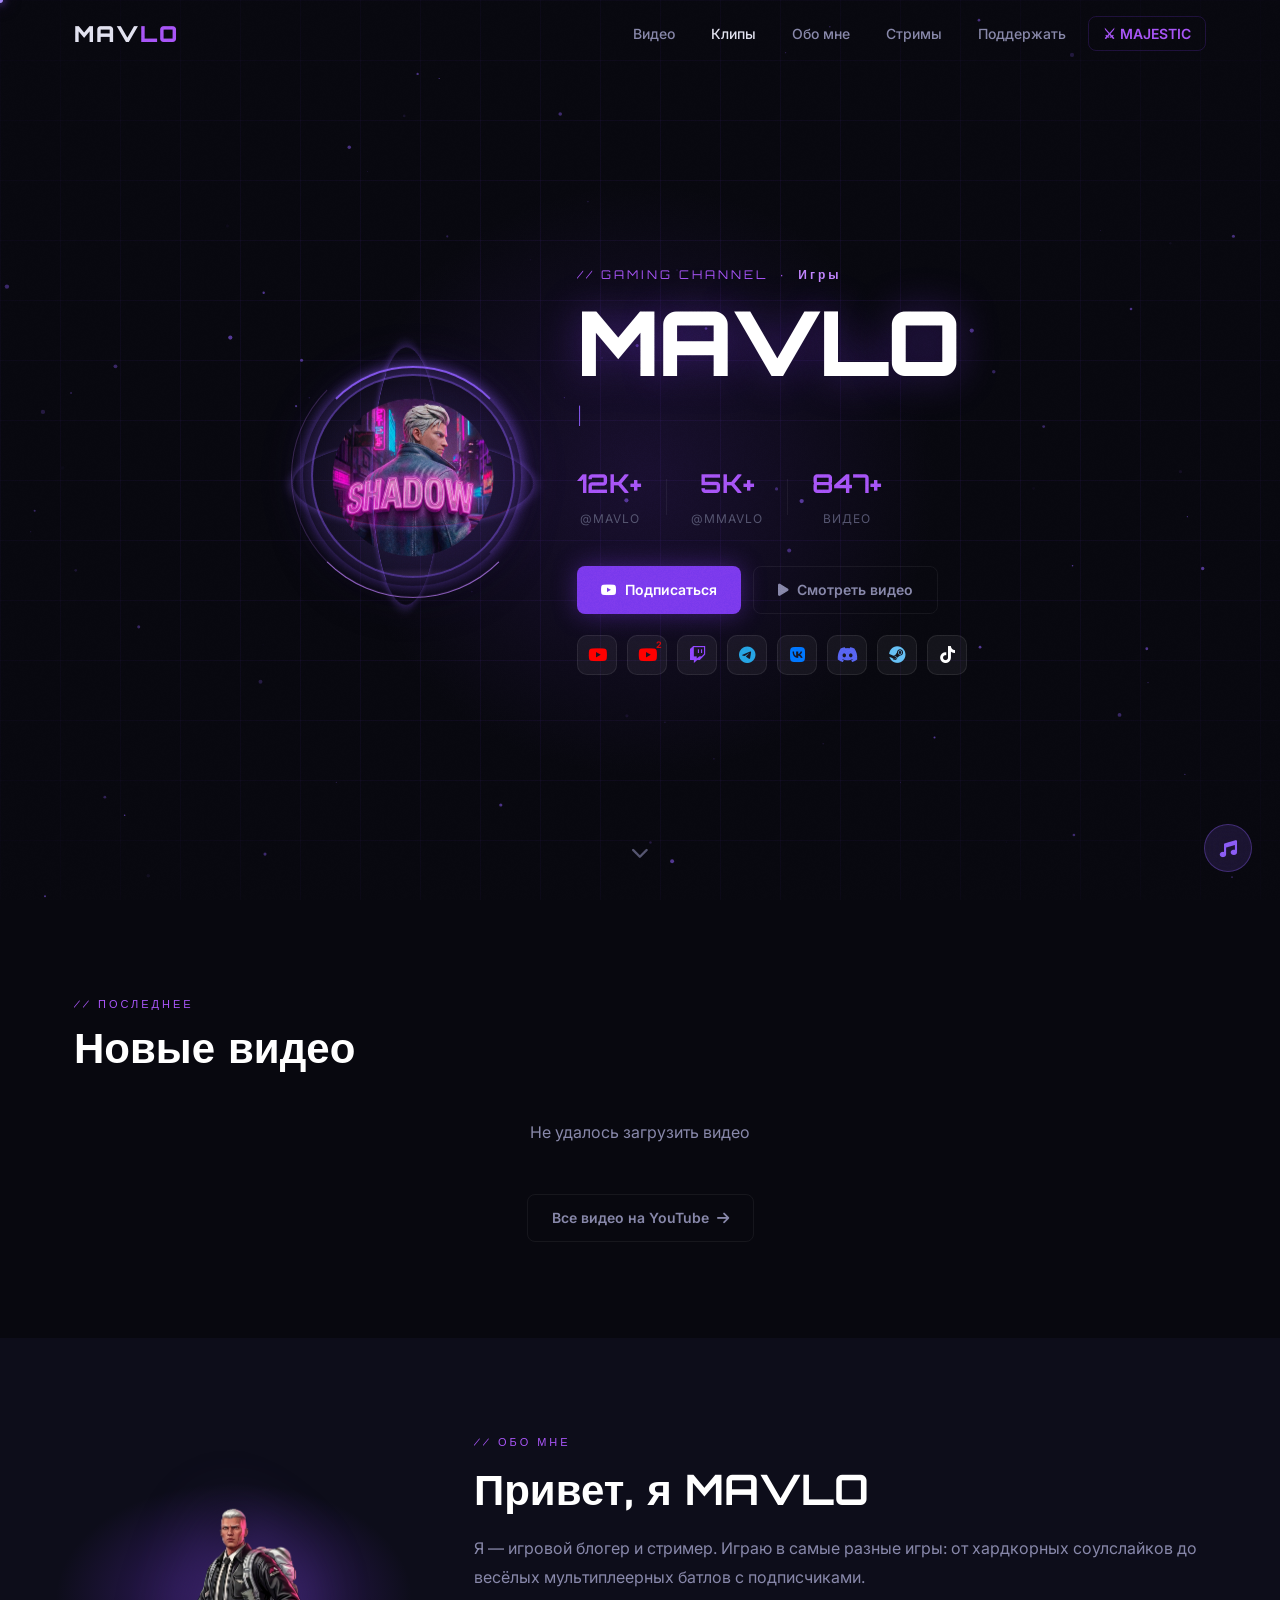
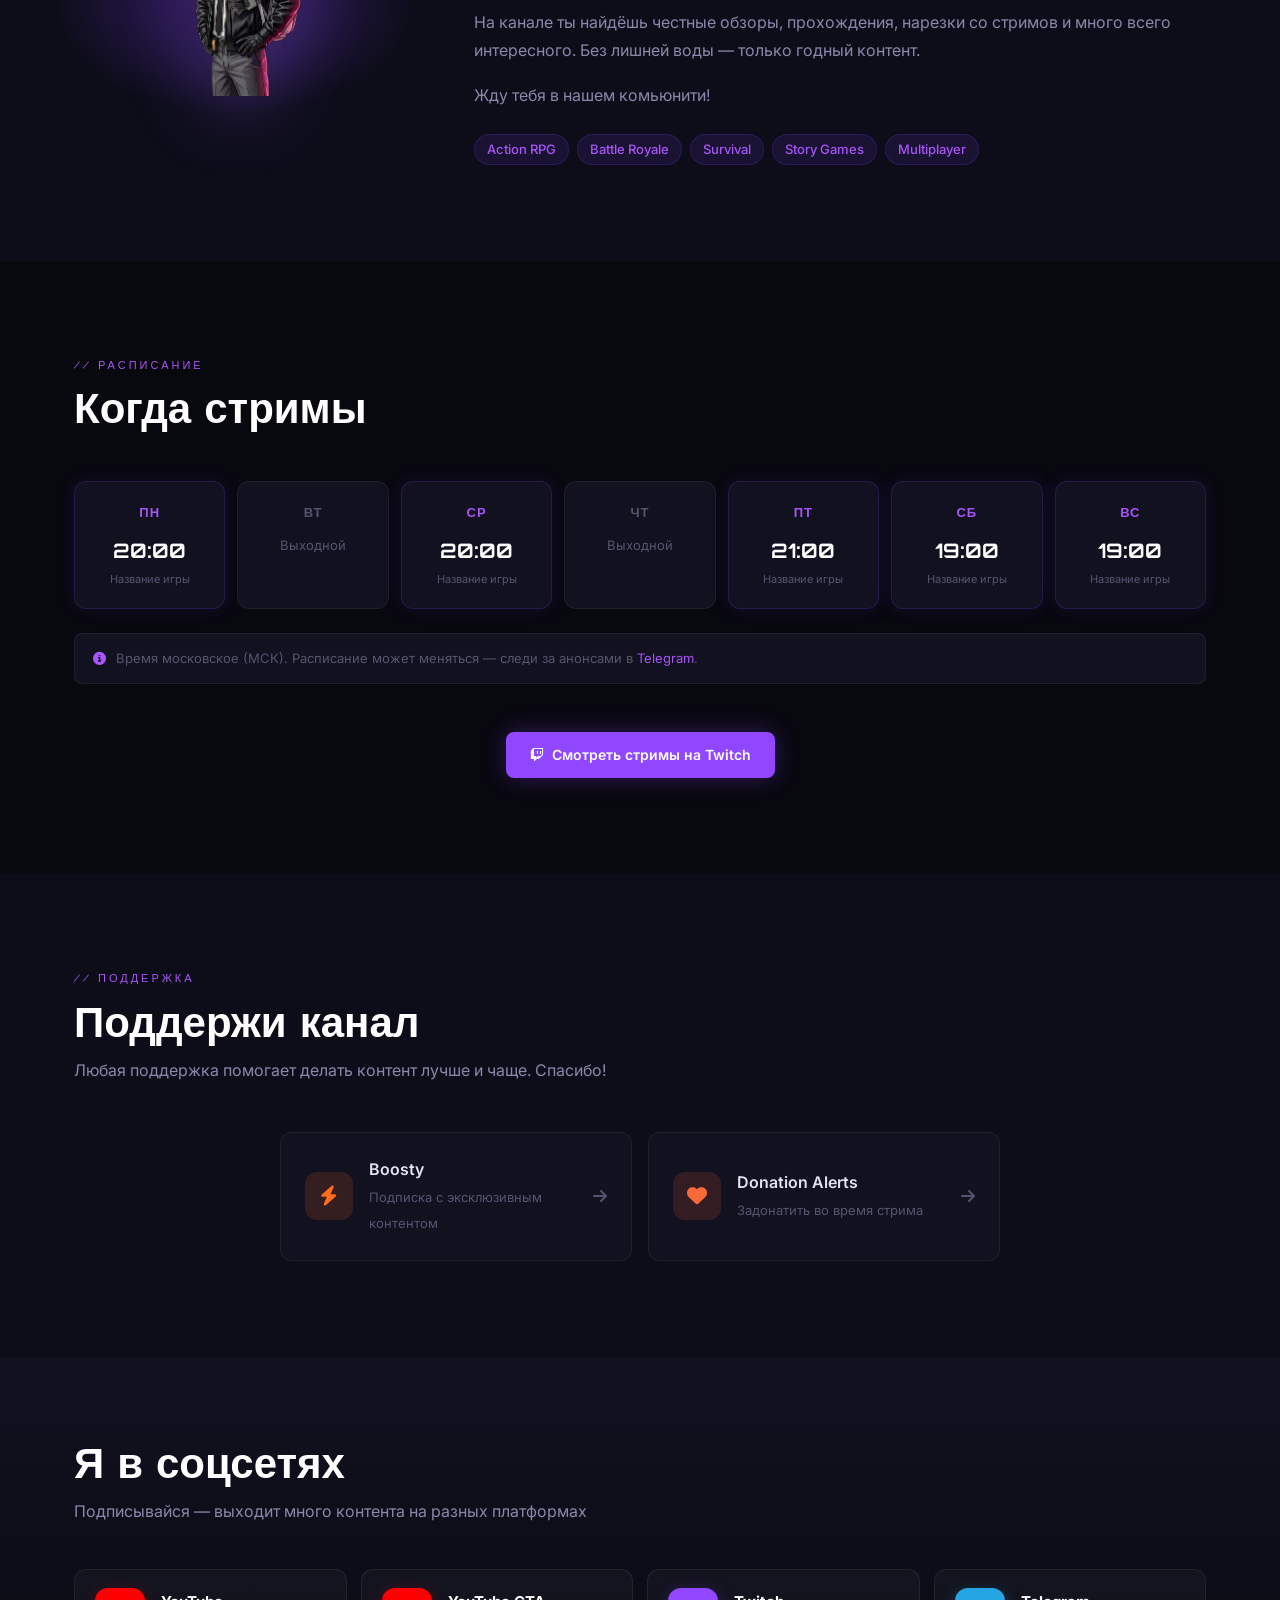
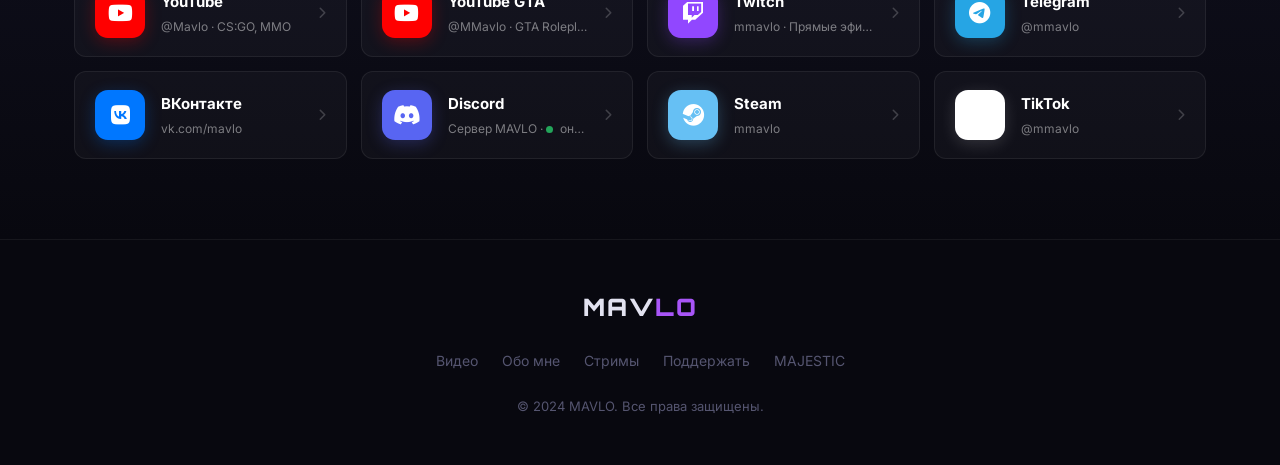
<file: index.html>
<!DOCTYPE html>
<html lang="ru">
<head>
  <meta charset="UTF-8">
  <meta name="viewport" content="width=device-width, initial-scale=1.0">
  <title>MAVLO — Gaming Channel</title>
  <meta name="description" content="Официальный сайт игрового YouTube-канала MAVLO. Видео, стримы, расписание и многое другое.">
  <!-- Favicon -->
  <link rel="icon" type="image/svg+xml" href="data:image/svg+xml,<svg xmlns='http://www.w3.org/2000/svg' viewBox='0 0 100 100'><rect width='100' height='100' rx='18' fill='%238b5cf6'/><text x='50' y='74' font-size='66' font-family='Arial Black,Arial' font-weight='900' fill='white' text-anchor='middle'>M</text></svg>">
  <!-- OG / Social preview -->
  <meta property="og:type" content="website">
  <meta property="og:url" content="https://mavlo.ru/">
  <meta property="og:title" content="MAVLO — Gaming Channel">
  <meta property="og:description" content="Игры, стримы, разборы и настоящие эмоции. Подписывайся — пропустишь самое интересное.">
  <meta property="og:image" content="https://mavlozz.github.io/img/og.png">
  <meta name="twitter:card" content="summary_large_image">
  <meta name="twitter:title" content="MAVLO — Gaming Channel">
  <meta name="twitter:image" content="https://mavlozz.github.io/img/og.png">
  <link rel="preconnect" href="https://fonts.googleapis.com">
  <link rel="preconnect" href="https://fonts.gstatic.com" crossorigin>
  <link href="https://fonts.googleapis.com/css2?family=Orbitron:wght@400;600;700;900&family=Inter:wght@300;400;500;600&display=swap" rel="stylesheet">
  <link rel="stylesheet" href="https://cdnjs.cloudflare.com/ajax/libs/font-awesome/6.5.1/css/all.min.css">
  <link rel="stylesheet" href="css/style.css">
</head>
<body>

  <!-- PRELOADER -->
  <div id="preloader">
    <div class="pl-inner">
      <div class="pl-logo">M<span>AVLO</span></div>
      <div class="pl-tag">// GAMING CHANNEL</div>
      <div class="pl-bar-track"><div class="pl-bar" id="plBar"></div></div>
    </div>
  </div>

  <!-- SCROLL PROGRESS BAR -->
  <div class="scroll-progress" id="scrollProgress"></div>
  <!-- GRAIN OVERLAY -->
  <div class="grain-overlay" id="grainOverlay"></div>
  <!-- CUSTOM CURSOR -->
  <div class="cursor-dot" id="cursorDot"></div>
  <div class="cursor-ring" id="cursorRing"></div>

  <!-- NAVBAR -->
  <nav class="navbar" id="navbar">
    <div class="container nav-container">
      <a href="#" class="logo">MAV<span>LO</span></a>
      <ul class="nav-links" id="navLinks">
        <li><a href="#videos">Видео</a></li>
        <li><a href="#clips">Клипы</a></li>
        <li><a href="#about">Обо мне</a></li>
        <li><a href="#schedule">Стримы <span class="nav-live" id="navLive" style="display:none">LIVE</span></a></li>
        <li><a href="#support">Поддержать</a></li>
        <li><a href="majestic/" class="nav-majestic">⚔ MAJESTIC</a></li>
      </ul>
      <button class="nav-toggle" id="navToggle" aria-label="Меню">
        <span></span><span></span><span></span>
      </button>
    </div>
  </nav>

  <!-- HERO -->
  <section class="hero" id="home">
    <canvas class="particles-canvas" id="particlesCanvas"></canvas>
    <div class="hero-grid"></div>
    <div class="hero-glow"></div>
    <div class="container">
      <div class="hero-inner">
        <div class="hero-avatar-wrap" id="avatarWrap">
          <div class="avatar-glow"></div>
          <div class="hero-avatar-scene" id="avatarScene">
            <!-- Flip card: click to see stats on back -->
            <div class="avatar-card" id="avatarCard" title="Нажми чтобы перевернуть">
              <div class="avatar-face avatar-front">
                <div class="hero-avatar">
                  <img src="img/avatar.png" alt="MAVLO">
                </div>
              </div>
              <div class="avatar-face avatar-back">
                <div class="avatar-back-inner">
                  <div class="ab-name">MAVLO</div>
                  <div class="ab-stats">
                    <div class="ab-stat"><span id="abSubs1">…</span><small>@Mavlo</small></div>
                    <div class="ab-stat"><span id="abSubs2">…</span><small>@MMavlo</small></div>
                  </div>
                  <div class="ab-quote">"Игры — это<br>целая жизнь"</div>
                  <div class="ab-hint">↻ назад</div>
                </div>
              </div>
            </div>
            <div class="avatar-ring" style="pointer-events:none"></div>
            <div class="avatar-ring avatar-ring-2" style="pointer-events:none"></div>
            <div class="avatar-ring avatar-ring-3" style="pointer-events:none"></div>
            <div class="avatar-ring avatar-ring-4" style="pointer-events:none"></div>
          </div>
        </div>
        <div class="hero-content">
          <span class="hero-tag">// GAMING CHANNEL &nbsp;·&nbsp; <span class="hero-rotate" id="heroRotate">Игры</span></span>
          <h1 class="hero-name" id="heroName">MAVLO</h1>
          <p class="hero-desc">
            Игры, стримы, разборы и настоящие эмоции.<br>
            Подписывайся — пропустишь самое интересное.
          </p>
          <div class="hero-stats">
            <div class="stat-item">
              <span class="stat-num" id="statSubs1">…</span>
              <span class="stat-label">@Mavlo</span>
            </div>
            <div class="stat-divider"></div>
            <div class="stat-item">
              <span class="stat-num" id="statSubs2">…</span>
              <span class="stat-label">@MMavlo</span>
            </div>
            <div class="stat-divider"></div>
            <div class="stat-item">
              <span class="stat-num" id="statVideos">…</span>
              <span class="stat-label">видео</span>
            </div>
          </div>
          <div class="hero-btns">
            <a href="https://www.youtube.com/@Mavlo" target="_blank" rel="noopener" class="btn btn-primary btn-magnetic">
              <i class="fab fa-youtube"></i> Подписаться
            </a>
            <a href="#videos" class="btn btn-ghost btn-magnetic">
              <i class="fas fa-play"></i> Смотреть видео
            </a>
          </div>
          <div class="hero-socials">

            <a href="https://www.youtube.com/@Mavlo" target="_blank" rel="noopener" class="hero-soc" style="--c:#FF0000">
              <i class="fab fa-youtube"></i>
              <div class="soc-tip">
                <div class="soc-tip-platform" style="color:#FF0000"><i class="fab fa-youtube"></i> YouTube</div>
                <div class="soc-tip-stat" id="tipSubs1">…</div>
                <div class="soc-tip-handle">@Mavlo</div>
              </div>
            </a>

            <a href="https://www.youtube.com/@MMavlo" target="_blank" rel="noopener" class="hero-soc" style="--c:#FF0000">
              <i class="fab fa-youtube"></i><sup>2</sup>
              <div class="soc-tip">
                <div class="soc-tip-platform" style="color:#FF0000"><i class="fab fa-youtube"></i> YouTube</div>
                <div class="soc-tip-stat" id="tipSubs2">…</div>
                <div class="soc-tip-handle">@MMavlo</div>
              </div>
            </a>

            <a href="https://twitch.tv/mmavlo" target="_blank" rel="noopener" class="hero-soc" style="--c:#9147FF">
              <i class="fab fa-twitch"></i>
              <div class="soc-tip">
                <div class="soc-tip-platform" style="color:#9147FF"><i class="fab fa-twitch"></i> Twitch</div>
                <div class="soc-tip-stat" id="tipLive">Прямые стримы</div>
                <div class="soc-tip-handle">@mmavlo</div>
              </div>
            </a>

            <a href="https://t.me/mmavlo" target="_blank" rel="noopener" class="hero-soc" style="--c:#26A5E4">
              <i class="fab fa-telegram"></i>
              <div class="soc-tip">
                <div class="soc-tip-platform" style="color:#26A5E4"><i class="fab fa-telegram"></i> Telegram</div>
                <div class="soc-tip-stat">Новости и анонсы</div>
                <div class="soc-tip-handle">@mmavlo</div>
              </div>
            </a>

            <a href="https://vk.com/mavlo" target="_blank" rel="noopener" class="hero-soc" style="--c:#0077FF">
              <i class="fab fa-vk"></i>
              <div class="soc-tip">
                <div class="soc-tip-platform" style="color:#0077FF"><i class="fab fa-vk"></i> ВКонтакте</div>
                <div class="soc-tip-stat">Официальная группа</div>
                <div class="soc-tip-handle">@mavlo</div>
              </div>
            </a>

            <a href="https://discord.gg/BHVQsqj" target="_blank" rel="noopener" class="hero-soc" style="--c:#5865F2">
              <i class="fab fa-discord"></i>
              <div class="soc-tip">
                <div class="soc-tip-platform" style="color:#5865F2"><i class="fab fa-discord"></i> Discord</div>
                <div class="soc-tip-stat" id="tipDiscord">Загружаем…</div>
                <div class="soc-tip-handle">Войти в сервер</div>
              </div>
            </a>

            <a href="https://steamcommunity.com/id/mmavlo/" target="_blank" rel="noopener" class="hero-soc" style="--c:#66c0f4">
              <i class="fab fa-steam"></i>
              <div class="soc-tip">
                <div class="soc-tip-platform" style="color:#66c0f4"><i class="fab fa-steam"></i> Steam</div>
                <div class="soc-tip-stat">Игровой профиль</div>
                <div class="soc-tip-handle">mmavlo</div>
              </div>
            </a>

            <a href="https://www.tiktok.com/@mmavlo" target="_blank" rel="noopener" class="hero-soc" style="--c:#ffffff">
              <i class="fab fa-tiktok"></i>
              <div class="soc-tip">
                <div class="soc-tip-platform" style="color:#ffffff"><i class="fab fa-tiktok"></i> TikTok</div>
                <div class="soc-tip-stat">Клипы и хайлайты</div>
                <div class="soc-tip-handle">@mmavlo</div>
              </div>
            </a>

          </div>
        </div>
      </div>
    </div>
    <a href="#videos" class="scroll-hint">
      <i class="fas fa-chevron-down"></i>
    </a>
  </section>

  <!-- LATEST VIDEOS -->
  <section class="section" id="videos">
    <div class="container">
      <div class="section-head">
        <span class="section-tag">// ПОСЛЕДНЕЕ</span>
        <h2 class="section-title">Новые видео</h2>
      </div>
      <div class="videos-grid" id="videosGrid">
        <!-- loaded dynamically via js/main.js from YouTube RSS -->
      </div>
      <div class="section-foot">
        <a href="https://www.youtube.com/@Mavlo/videos" target="_blank" rel="noopener" class="btn btn-ghost">
          Все видео на YouTube <i class="fas fa-arrow-right"></i>
        </a>
      </div>
    </div>
  </section>

  <!-- CLIPS / HIGHLIGHTS -->
  <section class="section section-alt" id="clips">
    <div class="container">
      <div class="section-head">
        <span class="section-tag">// КЛИПЫ</span>
        <h2 class="section-title">Хайлайты</h2>
      </div>
      <div class="clips-row" id="clipsGrid">
        <!-- filled by JS with YouTube Shorts -->
      </div>
    </div>
  </section>

  <!-- ABOUT -->
  <section class="section section-alt" id="about">
    <div class="container">
      <div class="about-grid">
        <div class="about-photo">
          <img src="img/character.png" alt="MAVLO" class="about-char-img">
          <div class="about-photo-glow"></div>
        </div>
        <div class="about-text">
          <span class="section-tag">// ОБО МНЕ</span>
          <h2 class="section-title">Привет, я MAVLO</h2>
          <!-- TODO: замени на свой текст -->
          <p>Я — игровой блогер и стример. Играю в самые разные игры: от хардкорных соулслайков до весёлых мультиплеерных батлов с подписчиками.</p>
          <p>На канале ты найдёшь честные обзоры, прохождения, нарезки со стримов и много всего интересного. Без лишней воды — только годный контент.</p>
          <p>Жду тебя в нашем комьюнити!</p>
          <div class="about-tags">
            <!-- TODO: добавь свои жанры/игры -->
            <span class="tag">Action RPG</span>
            <span class="tag">Battle Royale</span>
            <span class="tag">Survival</span>
            <span class="tag">Story Games</span>
            <span class="tag">Multiplayer</span>
          </div>
        </div>
      </div>
    </div>
  </section>

  <!-- STREAM SCHEDULE -->
  <section class="section" id="schedule">
    <div class="container">
      <div class="section-head">
        <span class="section-tag">// РАСПИСАНИЕ</span>
        <h2 class="section-title">Когда стримы</h2>
      </div>
      <div class="schedule-grid">
        <div class="schedule-day active">
          <span class="day-name">Пн</span>
          <div class="day-info">
            <!-- TODO: поставь реальное время или "Выходной" -->
            <span class="day-time">20:00</span>
            <span class="day-game">Название игры</span>
          </div>
        </div>
        <div class="schedule-day">
          <span class="day-name">Вт</span>
          <div class="day-info">
            <span class="day-time day-off">Выходной</span>
          </div>
        </div>
        <div class="schedule-day active">
          <span class="day-name">Ср</span>
          <div class="day-info">
            <span class="day-time">20:00</span>
            <span class="day-game">Название игры</span>
          </div>
        </div>
        <div class="schedule-day">
          <span class="day-name">Чт</span>
          <div class="day-info">
            <span class="day-time day-off">Выходной</span>
          </div>
        </div>
        <div class="schedule-day active">
          <span class="day-name">Пт</span>
          <div class="day-info">
            <span class="day-time">21:00</span>
            <span class="day-game">Название игры</span>
          </div>
        </div>
        <div class="schedule-day active">
          <span class="day-name">Сб</span>
          <div class="day-info">
            <span class="day-time">19:00</span>
            <span class="day-game">Название игры</span>
          </div>
        </div>
        <div class="schedule-day active">
          <span class="day-name">Вс</span>
          <div class="day-info">
            <span class="day-time">19:00</span>
            <span class="day-game">Название игры</span>
          </div>
        </div>
      </div>
      <div class="schedule-note">
        <i class="fas fa-info-circle"></i>
        Время московское (МСК). Расписание может меняться — следи за анонсами в <a href="https://t.me/mmavlo" target="_blank">Telegram</a>.
      </div>
      <div class="section-foot">
        <a href="https://twitch.tv/mmavlo" target="_blank" rel="noopener" class="btn btn-twitch" id="twitchBtn">
          <span class="live-dot" id="liveDot" style="display:none"></span>
          <i class="fab fa-twitch"></i> <span id="twitchBtnText">Смотреть стримы на Twitch</span>
        </a>
      </div>
    </div>
  </section>

  <!-- SUPPORT -->
  <section class="section section-alt" id="support">
    <div class="container">
      <div class="section-head">
        <span class="section-tag">// ПОДДЕРЖКА</span>
        <h2 class="section-title">Поддержи канал</h2>
        <p class="section-desc">Любая поддержка помогает делать контент лучше и чаще. Спасибо!</p>
      </div>
      <div class="support-grid">
        <a href="https://boosty.to/YOURCHANNEL" target="_blank" rel="noopener" class="support-card support-boosty">
          <div class="support-icon">
            <i class="fas fa-bolt"></i>
          </div>
          <div class="support-info">
            <span class="support-name">Boosty</span>
            <span class="support-desc">Подписка с эксклюзивным контентом</span>
          </div>
          <i class="fas fa-arrow-right support-arrow"></i>
        </a>
        <a href="https://www.donationalerts.com/r/mmavlo" target="_blank" rel="noopener" class="support-card support-da">
          <div class="support-icon">
            <i class="fas fa-heart"></i>
          </div>
          <div class="support-info">
            <span class="support-name">Donation Alerts</span>
            <span class="support-desc">Задонатить во время стрима</span>
          </div>
          <i class="fas fa-arrow-right support-arrow"></i>
        </a>
      </div>
    </div>
  </section>

  <!-- SOCIALS -->
  <section class="socials-section" id="socials">
    <div class="container">
      <div class="section-header">
        <h2 class="section-title">Я в соцсетях</h2>
        <p class="section-desc">Подписывайся — выходит много контента на разных платформах</p>
      </div>
      <div class="socials-grid">
        <a href="https://www.youtube.com/@Mavlo" target="_blank" rel="noopener" class="soc-card" style="--soc:#FF0000;--soc-glow:rgba(255,0,0,0.28)">
          <div class="soc-icon"><i class="fab fa-youtube"></i></div>
          <div class="soc-info">
            <span class="soc-name">YouTube</span>
            <span class="soc-handle">@Mavlo · CS:GO, ММО</span>
          </div>
          <i class="fas fa-chevron-right soc-arrow"></i>
        </a>
        <a href="https://www.youtube.com/@MMavlo" target="_blank" rel="noopener" class="soc-card" style="--soc:#FF0000;--soc-glow:rgba(255,0,0,0.28)">
          <div class="soc-icon"><i class="fab fa-youtube"></i></div>
          <div class="soc-info">
            <span class="soc-name">YouTube GTA</span>
            <span class="soc-handle">@MMavlo · GTA Roleplay</span>
          </div>
          <i class="fas fa-chevron-right soc-arrow"></i>
        </a>
        <a href="https://twitch.tv/mmavlo" target="_blank" rel="noopener" class="soc-card" style="--soc:#9147FF;--soc-glow:rgba(145,71,255,0.28)">
          <div class="soc-icon"><i class="fab fa-twitch"></i></div>
          <div class="soc-info">
            <span class="soc-name">Twitch</span>
            <span class="soc-handle">mmavlo · Прямые эфиры</span>
          </div>
          <i class="fas fa-chevron-right soc-arrow"></i>
        </a>
        <a href="https://t.me/mmavlo" target="_blank" rel="noopener" class="soc-card" style="--soc:#26A5E4;--soc-glow:rgba(38,165,228,0.28)">
          <div class="soc-icon"><i class="fab fa-telegram"></i></div>
          <div class="soc-info">
            <span class="soc-name">Telegram</span>
            <span class="soc-handle">@mmavlo</span>
          </div>
          <i class="fas fa-chevron-right soc-arrow"></i>
        </a>
        <a href="https://vk.com/mavlo" target="_blank" rel="noopener" class="soc-card" style="--soc:#0077FF;--soc-glow:rgba(0,119,255,0.28)">
          <div class="soc-icon"><i class="fab fa-vk"></i></div>
          <div class="soc-info">
            <span class="soc-name">ВКонтакте</span>
            <span class="soc-handle">vk.com/mavlo</span>
          </div>
          <i class="fas fa-chevron-right soc-arrow"></i>
        </a>
        <a href="https://discord.gg/BHVQsqj" target="_blank" rel="noopener" class="soc-card" style="--soc:#5865F2;--soc-glow:rgba(88,101,242,0.28)">
          <div class="soc-icon"><i class="fab fa-discord"></i></div>
          <div class="soc-info">
            <span class="soc-name">Discord</span>
            <span class="soc-handle">Сервер MAVLO · <span id="discordOnline"><span class="discord-dot"></span> загружаем…</span></span>
          </div>
          <i class="fas fa-chevron-right soc-arrow"></i>
        </a>
        <a href="https://steamcommunity.com/id/mmavlo/" target="_blank" rel="noopener" class="soc-card" style="--soc:#66c0f4;--soc-glow:rgba(102,192,244,0.28)">
          <div class="soc-icon"><i class="fab fa-steam"></i></div>
          <div class="soc-info">
            <span class="soc-name">Steam</span>
            <span class="soc-handle">mmavlo</span>
          </div>
          <i class="fas fa-chevron-right soc-arrow"></i>
        </a>
        <a href="https://www.tiktok.com/@mmavlo" target="_blank" rel="noopener" class="soc-card" style="--soc:#ffffff;--soc-glow:rgba(255,255,255,0.15)">
          <div class="soc-icon"><i class="fab fa-tiktok"></i></div>
          <div class="soc-info">
            <span class="soc-name">TikTok</span>
            <span class="soc-handle">@mmavlo</span>
          </div>
          <i class="fas fa-chevron-right soc-arrow"></i>
        </a>
      </div>
    </div>
  </section>

  <!-- FOOTER -->
  <footer class="footer">
    <div class="container">
      <div class="footer-inner">
        <a href="#" class="footer-logo">MAV<span>LO</span></a>
        <nav class="footer-nav">
          <a href="#videos">Видео</a>
          <a href="#about">Обо мне</a>
          <a href="#schedule">Стримы</a>
          <a href="#support">Поддержать</a>
          <a href="majestic/">MAJESTIC</a>
        </nav>
        <p class="footer-copy">&copy; 2024 MAVLO. Все права защищены.</p>
      </div>
    </div>
  </footer>

  <!-- AMBIENT BUTTON -->
  <button class="ambient-btn" id="ambientBtn" title="Атмосферный звук">
    <i class="fas fa-music"></i>
  </button>

  <!-- KONAMI EASTER EGG -->
  <div class="egg-overlay" id="eggOverlay">
    <div class="egg-box">
      <div class="egg-emoji">🎮</div>
      <h2>ПАСХАЛКА НАЙДЕНА!</h2>
      <p>Ты знаешь код Konami... Ты один из нас 🎯</p>
      <button class="egg-close" onclick="document.getElementById('eggOverlay').classList.remove('show')">Закрыть</button>
    </div>
  </div>

  <script src="js/main.js"></script>
</body>
</html>
</file>
<file: css/style.css>
/* ============================================================
   MAVLO — Dark Gamer Theme
   ============================================================ */

:root {
  --bg: #08080f;
  --bg-alt: #0d0d1a;
  --bg-card: #111120;
  --bg-card-hover: #161628;
  --accent: #7c3aed;
  --accent-light: #a855f7;
  --accent-glow: rgba(124, 58, 237, 0.4);
  --accent-2: #06b6d4;
  --text: #e2e2f0;
  --text-muted: #8888aa;
  --text-dim: #555570;
  --border: rgba(124, 58, 237, 0.2);
  --border-subtle: rgba(255, 255, 255, 0.06);
  --yt-red: #ff0000;
  --twitch-purple: #9146ff;
  --tg-blue: #229ed9;
  --vk-blue: #0077ff;
  --discord-blue: #5865f2;
  --steam-blue: #1b2838;
  --boosty-orange: #ff6d1f;
  --da-orange: #f8693a;
  --radius: 12px;
  --radius-sm: 8px;
  --transition: 0.25s ease;
}

/* === RESET & BASE === */
*, *::before, *::after { box-sizing: border-box; margin: 0; padding: 0; }

html { scroll-behavior: smooth; }

body {
  font-family: 'Inter', sans-serif;
  background: var(--bg);
  color: var(--text);
  line-height: 1.6;
  overflow-x: hidden;
}

img { max-width: 100%; display: block; }
a { text-decoration: none; color: inherit; }
ul { list-style: none; }

.container {
  max-width: 1180px;
  margin: 0 auto;
  padding: 0 24px;
}

/* === SCROLLBAR === */
::-webkit-scrollbar { width: 6px; }
::-webkit-scrollbar-track { background: var(--bg); }
::-webkit-scrollbar-thumb { background: var(--accent); border-radius: 3px; }

/* ============================================================
   NAVBAR
   ============================================================ */
.navbar {
  position: fixed;
  top: 0; left: 0; right: 0;
  z-index: 100;
  padding: 0;
  transition: background var(--transition), backdrop-filter var(--transition), box-shadow var(--transition);
}

.navbar.scrolled {
  background: rgba(8, 8, 15, 0.92);
  backdrop-filter: blur(16px);
  box-shadow: 0 1px 0 var(--border);
}

.nav-container {
  display: flex;
  align-items: center;
  justify-content: space-between;
  height: 68px;
}

.logo {
  font-family: 'Orbitron', sans-serif;
  font-size: 22px;
  font-weight: 900;
  letter-spacing: 2px;
  color: var(--text);
  transition: color var(--transition);
}

.logo span { color: var(--accent-light); }
.logo:hover { color: var(--accent-light); }

.nav-links {
  display: flex;
  align-items: center;
  gap: 8px;
}

.nav-links a {
  font-size: 14px;
  font-weight: 500;
  color: var(--text-muted);
  padding: 8px 14px;
  border-radius: var(--radius-sm);
  transition: color var(--transition), background var(--transition);
}

.nav-links a:hover { color: var(--text); background: var(--border-subtle); }

.nav-majestic {
  color: var(--accent-light) !important;
  border: 1px solid var(--border) !important;
  font-weight: 600 !important;
}

.nav-majestic:hover {
  background: var(--accent-glow) !important;
  border-color: var(--accent) !important;
  color: #fff !important;
}

.nav-toggle {
  display: none;
  flex-direction: column;
  gap: 5px;
  background: none;
  border: none;
  cursor: pointer;
  padding: 4px;
}

.nav-toggle span {
  display: block;
  width: 24px;
  height: 2px;
  background: var(--text);
  border-radius: 2px;
  transition: transform var(--transition), opacity var(--transition);
}

.nav-toggle.open span:nth-child(1) { transform: translateY(7px) rotate(45deg); }
.nav-toggle.open span:nth-child(2) { opacity: 0; }
.nav-toggle.open span:nth-child(3) { transform: translateY(-7px) rotate(-45deg); }

/* ============================================================
   BUTTONS
   ============================================================ */
.btn {
  display: inline-flex;
  align-items: center;
  gap: 8px;
  padding: 12px 24px;
  border-radius: var(--radius-sm);
  font-size: 14px;
  font-weight: 600;
  cursor: pointer;
  transition: all var(--transition);
  border: none;
}

.btn-primary {
  background: var(--accent);
  color: #fff;
  box-shadow: 0 0 24px var(--accent-glow);
}

.btn-primary:hover {
  background: var(--accent-light);
  box-shadow: 0 0 40px rgba(168, 85, 247, 0.5);
  transform: translateY(-2px);
}

.btn-ghost {
  background: transparent;
  color: var(--text-muted);
  border: 1px solid var(--border-subtle);
}

.btn-ghost:hover {
  color: var(--text);
  border-color: var(--border);
  background: var(--border-subtle);
  transform: translateY(-2px);
}

.btn-twitch {
  background: var(--twitch-purple);
  color: #fff;
  box-shadow: 0 0 24px rgba(145, 70, 255, 0.3);
}

.btn-twitch:hover {
  background: #7c2fff;
  box-shadow: 0 0 40px rgba(145, 70, 255, 0.5);
  transform: translateY(-2px);
}

/* Live dot */
.live-dot {
  width: 10px;
  height: 10px;
  border-radius: 50%;
  background: #ff4444;
  display: inline-block;
  margin-right: 4px;
  flex-shrink: 0;
  animation: live-pulse 1.2s ease-in-out infinite;
}

@keyframes live-pulse {
  0%, 100% { box-shadow: 0 0 0 0 rgba(255,68,68,0.7); }
  50%       { box-shadow: 0 0 0 6px rgba(255,68,68,0); }
}

.nav-live {
  display: inline-block;
  background: #ff4444;
  color: #fff;
  font-size: 9px;
  font-weight: 800;
  letter-spacing: 0.5px;
  padding: 1px 5px;
  border-radius: 4px;
  margin-left: 4px;
  vertical-align: middle;
  animation: live-pulse 1.2s ease-in-out infinite;
}

/* Clips row — horizontal scroll */
.clips-row {
  display: flex;
  gap: 14px;
  overflow-x: auto;
  padding-bottom: 12px;
  scrollbar-width: thin;
  scrollbar-color: var(--accent) transparent;
  margin-top: 44px;
}

.clips-row::-webkit-scrollbar { height: 4px; }
.clips-row::-webkit-scrollbar-track { background: transparent; }
.clips-row::-webkit-scrollbar-thumb { background: var(--accent); border-radius: 4px; }

.clip-card {
  flex: 0 0 180px;
  display: flex;
  flex-direction: column;
  gap: 8px;
  text-decoration: none;
  color: var(--text);
  transition: transform 0.2s ease;
}

.clip-card:hover { transform: translateY(-4px); }

.clip-thumb {
  position: relative;
  border-radius: 10px;
  overflow: hidden;
  aspect-ratio: 9/16;
  background: var(--surface);
}

.clip-thumb img {
  width: 100%;
  height: 100%;
  object-fit: cover;
  display: block;
}

.clip-overlay {
  position: absolute;
  inset: 0;
  background: rgba(0,0,0,0.4);
  display: flex;
  align-items: center;
  justify-content: center;
  font-size: 28px;
  color: #fff;
  opacity: 0;
  transition: opacity 0.2s ease;
}

.clip-card:hover .clip-overlay { opacity: 1; }

.clip-badge {
  position: absolute;
  top: 8px;
  left: 8px;
  background: var(--accent);
  color: #fff;
  font-size: 10px;
  font-weight: 800;
  padding: 2px 7px;
  border-radius: 4px;
  letter-spacing: 0.5px;
}

.clip-title {
  font-size: 12px;
  color: var(--text-muted);
  line-height: 1.4;
  display: -webkit-box;
  -webkit-line-clamp: 2;
  -webkit-box-orient: vertical;
  overflow: hidden;
}

/* ============================================================
   HERO
   ============================================================ */
.hero {
  position: relative;
  min-height: 100vh;
  display: flex;
  align-items: center;
  overflow: hidden;
  padding: 100px 0 60px;
}

.hero-grid {
  position: absolute;
  inset: 0;
  background-image:
    linear-gradient(rgba(124, 58, 237, 0.08) 1px, transparent 1px),
    linear-gradient(90deg, rgba(124, 58, 237, 0.08) 1px, transparent 1px);
  background-size: 60px 60px;
  mask-image: radial-gradient(ellipse 80% 80% at 50% 50%, black 30%, transparent 100%);
}

.hero-glow {
  position: absolute;
  top: 20%;
  left: 50%;
  transform: translateX(-50%);
  width: 600px;
  height: 600px;
  background: radial-gradient(ellipse, rgba(124, 58, 237, 0.15) 0%, transparent 70%);
  pointer-events: none;
}

.hero-inner {
  position: relative;
  display: flex;
  align-items: center;
  gap: 64px;
}

/* Avatar */
.hero-avatar-wrap {
  position: relative;
  flex-shrink: 0;
  perspective: 600px;
  perspective-origin: center center;
}

.hero-avatar-scene {
  position: relative;
  width: 200px;
  height: 200px;
  transform-style: preserve-3d;
  animation: avatar-float 4s ease-in-out infinite;
  transition: transform 0.1s ease-out;
}

@keyframes avatar-float {
  0%, 100% { transform: translateY(0px) rotateX(0deg); }
  50%       { transform: translateY(-12px) rotateX(2deg); }
}

.hero-avatar {
  position: relative;
  width: 200px;
  height: 200px;
  border-radius: 50%;
  overflow: hidden;
  z-index: 2;
  box-shadow:
    0 0 0 2px rgba(139,92,246,0.4),
    0 0 30px rgba(139,92,246,0.35),
    0 0 60px rgba(139,92,246,0.15),
    0 20px 40px rgba(0,0,0,0.5);
}

.hero-avatar img { width: 100%; height: 100%; object-fit: cover; }

/* Hologram scan line */
.hero-avatar::after {
  content: '';
  position: absolute;
  inset: 0;
  border-radius: 50%;
  background: linear-gradient(to bottom,
    transparent 0%, rgba(139,92,246,0.08) 48%,
    rgba(192,132,252,0.18) 50%, rgba(139,92,246,0.08) 52%,
    transparent 100%);
  background-size: 100% 200%;
  animation: scan-line 3s linear infinite;
  z-index: 3;
  pointer-events: none;
}

@keyframes scan-line {
  0%   { background-position: 0% -100%; }
  100% { background-position: 0% 200%; }
}

.avatar-placeholder {
  width: 100%;
  height: 100%;
  background: linear-gradient(135deg, var(--accent) 0%, #3b0764 100%);
  display: flex;
  align-items: center;
  justify-content: center;
  font-family: 'Orbitron', sans-serif;
  font-size: 72px;
  font-weight: 900;
  color: rgba(255,255,255,0.6);
}

/* Orbital rings in 3D planes */
.avatar-ring {
  position: absolute;
  inset: -10px;
  border-radius: 50%;
  border: 2px solid transparent;
  border-top: 2px solid #8b5cf6;
  border-right: 2px solid rgba(139,92,246,0.3);
  animation: orbit-z 5s linear infinite;
  box-shadow: 0 0 12px rgba(139,92,246,0.5);
}

.avatar-ring-2 {
  inset: -22px;
  border: 1.5px solid transparent;
  border-bottom: 1.5px solid #c084fc;
  border-left: 1.5px solid rgba(192,132,252,0.25);
  box-shadow: none;
  animation: orbit-z 8s linear infinite reverse;
}

/* 3rd ring — tilted on X axis (horizontal orbit) */
.avatar-ring-3 {
  position: absolute;
  inset: -18px;
  border-radius: 50%;
  border: 1.5px solid transparent;
  border-top: 1.5px solid rgba(232,24,93,0.7);
  border-bottom: 1.5px solid rgba(232,24,93,0.2);
  animation: orbit-x 6s linear infinite;
  transform: rotateX(70deg);
}

/* 4th ring — tilted on Y axis */
.avatar-ring-4 {
  position: absolute;
  inset: -26px;
  border-radius: 50%;
  border: 1px solid transparent;
  border-left: 1px solid rgba(139,92,246,0.5);
  border-right: 1px solid rgba(139,92,246,0.15);
  animation: orbit-y 10s linear infinite;
  transform: rotateY(75deg);
}

@keyframes orbit-z {
  from { transform: rotate(0deg); }
  to   { transform: rotate(360deg); }
}

@keyframes orbit-x {
  from { transform: rotateX(70deg) rotate(0deg); }
  to   { transform: rotateX(70deg) rotate(360deg); }
}

@keyframes orbit-y {
  from { transform: rotateY(75deg) rotate(0deg); }
  to   { transform: rotateY(75deg) rotate(360deg); }
}

/* Glow pulse behind avatar */
.avatar-glow {
  position: absolute;
  inset: -30px;
  border-radius: 50%;
  background: radial-gradient(circle, rgba(139,92,246,0.25) 0%, transparent 65%);
  animation: avatar-pulse 4s ease-in-out infinite;
  z-index: 0;
}

@keyframes avatar-pulse {
  0%, 100% { opacity: 0.6; transform: scale(1); }
  50%       { opacity: 1;   transform: scale(1.1); }
}

@keyframes spin { to { transform: rotate(360deg); } }

/* Hero text */
.hero-content { flex: 1; }

.hero-tag {
  font-family: 'Orbitron', sans-serif;
  font-size: 12px;
  letter-spacing: 3px;
  color: var(--accent-light);
  display: block;
  margin-bottom: 12px;
}

.hero-name {
  font-family: 'Orbitron', sans-serif;
  font-size: clamp(52px, 7vw, 96px);
  font-weight: 900;
  line-height: 1;
  letter-spacing: -2px;
  color: #fff;
  text-shadow: 0 0 40px var(--accent-glow);
  margin-bottom: 16px;
  position: relative;
}

.hero-name.glitch {
  animation: glitch-anim 0.35s linear;
}

@keyframes glitch-anim {
  0%   { text-shadow: 0 0 40px var(--accent-glow); transform: none; }
  15%  { text-shadow: -4px 0 #ff00ff, 4px 0 #00ffff; transform: skewX(-3deg) translateX(-2px); }
  30%  { text-shadow: 4px 0 #ff00ff, -4px 0 #00ffff; transform: skewX(3deg) translateX(2px); clip-path: inset(30% 0 40% 0); }
  45%  { text-shadow: -3px 0 #8b5cf6, 3px 0 #c084fc; transform: skewX(-1deg); clip-path: none; }
  60%  { text-shadow: 2px 0 #ff00ff, -2px 0 #00ffff; transform: translateX(-1px); }
  75%  { text-shadow: -2px 0 #ff00ff; transform: none; }
  90%  { text-shadow: 0 0 40px var(--accent-glow); }
  100% { text-shadow: 0 0 40px var(--accent-glow); transform: none; }
}

.hero-desc {
  font-size: 17px;
  color: var(--text-muted);
  line-height: 1.7;
  margin-bottom: 32px;
  max-width: 440px;
}

.hero-stats {
  display: flex;
  align-items: center;
  gap: 24px;
  margin-bottom: 36px;
}

.stat-item { text-align: center; }

.stat-num {
  display: block;
  font-family: 'Orbitron', sans-serif;
  font-size: 26px;
  font-weight: 700;
  color: var(--accent-light);
}

.stat-label {
  font-size: 12px;
  color: var(--text-dim);
  text-transform: uppercase;
  letter-spacing: 1px;
}

.stat-divider {
  width: 1px;
  height: 36px;
  background: var(--border-subtle);
}

.hero-btns { display: flex; gap: 12px; flex-wrap: wrap; }

.hero-socials {
  display: flex;
  gap: 10px;
  margin-top: 20px;
  flex-wrap: wrap;
}

.hero-soc {
  position: relative;
  width: 40px;
  height: 40px;
  border-radius: 10px;
  background: rgba(255,255,255,0.05);
  border: 1px solid rgba(255,255,255,0.08);
  display: flex;
  align-items: center;
  justify-content: center;
  font-size: 17px;
  color: var(--c, #fff);
  transition: background 0.2s, transform 0.2s, box-shadow 0.2s;
}

.hero-soc sup {
  position: absolute;
  top: 4px;
  right: 4px;
  font-size: 9px;
  font-weight: 700;
  line-height: 1;
  color: var(--c, #fff);
  opacity: 0.8;
}

.hero-soc:hover {
  background: rgba(255,255,255,0.1);
  box-shadow: 0 0 14px color-mix(in srgb, var(--c) 40%, transparent);
  transform: translateY(-2px);
}

/* ============================================================
   SCROLL PROGRESS BAR
   ============================================================ */
.scroll-progress {
  position: fixed;
  top: 0; left: 0;
  height: 3px;
  width: 0%;
  background: linear-gradient(to right, #6d28d9, #8b5cf6, #c084fc);
  z-index: 10000;
  box-shadow: 0 0 10px rgba(139,92,246,0.8);
  transition: width 0.08s linear;
}

/* ============================================================
   PARTICLES CANVAS
   ============================================================ */
.particles-canvas {
  position: absolute;
  inset: 0;
  width: 100%;
  height: 100%;
  pointer-events: none;
  z-index: 0;
}

/* ============================================================
   ROTATING TEXT in hero-tag
   ============================================================ */
.hero-rotate {
  display: inline-block;
  color: #c084fc;
  font-weight: 700;
  transition: opacity 0.25s ease, transform 0.25s ease;
}

.hero-rotate.fade-out {
  opacity: 0;
  transform: translateY(-6px);
}

/* ============================================================
   3D TILT VIDEO CARDS
   ============================================================ */
.video-card {
  transform-style: preserve-3d;
  will-change: transform;
}

/* ============================================================
   AMBIENT BUTTON
   ============================================================ */
.ambient-btn {
  position: fixed;
  bottom: 28px;
  right: 28px;
  width: 48px;
  height: 48px;
  border-radius: 50%;
  background: rgba(139,92,246,0.15);
  border: 1px solid rgba(139,92,246,0.35);
  color: #8b5cf6;
  font-size: 17px;
  cursor: pointer;
  z-index: 999;
  display: flex;
  align-items: center;
  justify-content: center;
  transition: all 0.25s ease;
  backdrop-filter: blur(10px);
}

.ambient-btn:hover {
  background: rgba(139,92,246,0.3);
  box-shadow: 0 0 20px rgba(139,92,246,0.5);
  transform: scale(1.12);
}

.ambient-btn.playing {
  color: #c084fc;
  background: rgba(139,92,246,0.25);
  animation: ambient-pulse 2s ease-in-out infinite;
}

@keyframes ambient-pulse {
  0%, 100% { box-shadow: 0 0 8px rgba(139,92,246,0.4); }
  50%       { box-shadow: 0 0 28px rgba(139,92,246,0.8); }
}

/* ============================================================
   KONAMI EASTER EGG
   ============================================================ */
.egg-overlay {
  position: fixed;
  inset: 0;
  background: rgba(0,0,0,0.88);
  z-index: 10001;
  display: flex;
  align-items: center;
  justify-content: center;
  opacity: 0;
  pointer-events: none;
  transition: opacity 0.4s ease;
}

.egg-overlay.show {
  opacity: 1;
  pointer-events: auto;
}

.egg-box {
  text-align: center;
  padding: 52px 64px;
  background: rgba(15,8,35,0.96);
  border: 1px solid rgba(139,92,246,0.4);
  border-radius: 20px;
  box-shadow: 0 0 80px rgba(139,92,246,0.25), 0 0 0 1px rgba(139,92,246,0.1);
}

.egg-emoji { font-size: 64px; margin-bottom: 20px; animation: egg-bounce 0.6s ease infinite alternate; }

@keyframes egg-bounce {
  from { transform: translateY(0); }
  to   { transform: translateY(-10px); }
}

.egg-box h2 {
  font-family: 'Orbitron', sans-serif;
  font-size: 26px;
  color: #8b5cf6;
  margin-bottom: 10px;
  letter-spacing: 1px;
}

.egg-box p { color: #9999bb; margin-bottom: 28px; font-size: 16px; }

.egg-close {
  background: var(--accent);
  color: #fff;
  border: none;
  padding: 12px 36px;
  border-radius: 8px;
  font-family: 'Orbitron', sans-serif;
  font-weight: 700;
  font-size: 13px;
  cursor: pointer;
  letter-spacing: 1px;
  transition: background 0.2s;
}

.egg-close:hover { background: #7c3aed; }

/* ============================================================
   CUSTOM CURSOR
   ============================================================ */
body.custom-cursor, body.custom-cursor * { cursor: none !important; }

.cursor-dot {
  position: fixed;
  top: 0; left: 0;
  width: 8px; height: 8px;
  background: #8b5cf6;
  border-radius: 50%;
  pointer-events: none;
  z-index: 99999;
  transform: translate(-50%, -50%);
  box-shadow: 0 0 8px #8b5cf6, 0 0 18px rgba(139,92,246,0.5);
  will-change: transform;
}

.cursor-ring {
  position: fixed;
  top: 0; left: 0;
  width: 34px; height: 34px;
  border: 1.5px solid rgba(139,92,246,0.55);
  border-radius: 50%;
  pointer-events: none;
  z-index: 99998;
  transform: translate(-50%, -50%);
  transition: width .2s ease, height .2s ease, border-color .2s ease, background .2s ease;
  will-change: transform;
}

.cursor-ring.hover {
  width: 52px; height: 52px;
  border-color: rgba(192,132,252,0.8);
  background: rgba(139,92,246,0.06);
}

.cursor-spark {
  position: fixed;
  top: 0; left: 0;
  width: 5px; height: 5px;
  background: #c084fc;
  border-radius: 50%;
  pointer-events: none;
  z-index: 99997;
  transform: translate(-50%, -50%);
  animation: spark-fly .6s ease-out forwards;
}

@keyframes spark-fly {
  from { opacity: .9; transform: translate(-50%,-50%) translate(0,0) scale(1); }
  to   { opacity: 0; transform: translate(-50%,-50%) translate(var(--dx),var(--dy)) scale(0.2); }
}

/* ============================================================
   GRAIN OVERLAY
   ============================================================ */
.grain-overlay {
  position: fixed;
  inset: 0;
  pointer-events: none;
  z-index: 9997;
  opacity: 0.038;
  background-repeat: repeat;
  background-size: 180px 180px;
  mix-blend-mode: overlay;
}

/* ============================================================
   MAGNETIC BUTTONS — wrapper preserves layout
   ============================================================ */
.btn-magnetic {
  display: inline-flex;
  will-change: transform;
}

/* ============================================================
   DISCORD online dot
   ============================================================ */
.discord-dot {
  display: inline-block;
  width: 7px; height: 7px;
  background: #23a55a;
  border-radius: 50%;
  margin-right: 4px;
  vertical-align: middle;
  animation: discord-blink 2.5s ease-in-out infinite;
}

@keyframes discord-blink {
  0%,100% { opacity: 1; box-shadow: 0 0 0 0 rgba(35,165,90,0.4); }
  50%      { opacity: .85; box-shadow: 0 0 0 4px rgba(35,165,90,0); }
}

/* confetti animation */
@keyframes confetti-fall {
  0%   { transform: rotate(0deg) translateY(0) scale(1); opacity: 1; }
  100% { transform: rotate(720deg) translateY(105vh) scale(0.5); opacity: 0; }
}

/* Scroll hint */
.scroll-hint {
  position: absolute;
  bottom: 32px;
  left: 50%;
  transform: translateX(-50%);
  color: var(--text-dim);
  font-size: 18px;
  animation: bounce 2s ease-in-out infinite;
}

@keyframes bounce {
  0%, 100% { transform: translateX(-50%) translateY(0); }
  50% { transform: translateX(-50%) translateY(8px); }
}

/* ============================================================
   SECTION COMMONS
   ============================================================ */
.section { padding: 96px 0; }
.section-alt { background: var(--bg-alt); }

.section-head { margin-bottom: 48px; }
.section-foot { margin-top: 48px; text-align: center; }

.section-tag {
  font-family: 'Orbitron', sans-serif;
  font-size: 11px;
  letter-spacing: 3px;
  color: var(--accent-light);
  display: block;
  margin-bottom: 8px;
}

.section-title {
  font-family: 'Orbitron', sans-serif;
  font-size: clamp(28px, 4vw, 42px);
  font-weight: 700;
  color: #fff;
  line-height: 1.2;
}

.section-desc {
  color: var(--text-muted);
  margin-top: 12px;
  font-size: 16px;
}

/* ============================================================
   VIDEOS GRID
   ============================================================ */
.videos-grid {
  display: grid;
  grid-template-columns: repeat(3, 1fr);
  gap: 24px;
}

.video-card {
  background: var(--bg-card);
  border: 1px solid var(--border-subtle);
  border-radius: var(--radius);
  overflow: hidden;
  transition: transform var(--transition), border-color var(--transition), box-shadow var(--transition);
}

.video-card:hover {
  transform: translateY(-4px);
  border-color: var(--border);
  box-shadow: 0 8px 32px rgba(0,0,0,0.4);
}

.video-thumb {
  position: relative;
  display: block;
  aspect-ratio: 16/9;
  overflow: hidden;
  background: var(--bg-card-hover);
}

.video-thumb img {
  width: 100%;
  height: 100%;
  object-fit: cover;
  transition: transform 0.4s ease;
}

.video-card:hover .video-thumb img { transform: scale(1.04); }

.video-overlay {
  position: absolute;
  inset: 0;
  background: rgba(0,0,0,0.5);
  display: flex;
  align-items: center;
  justify-content: center;
  opacity: 0;
  transition: opacity var(--transition);
}

.video-overlay i {
  font-size: 48px;
  color: #fff;
  filter: drop-shadow(0 0 12px rgba(124,58,237,0.8));
}

.video-card:hover .video-overlay { opacity: 1; }

.video-dur {
  position: absolute;
  bottom: 8px;
  right: 8px;
  background: rgba(0,0,0,0.85);
  color: #fff;
  font-size: 12px;
  font-weight: 600;
  padding: 2px 6px;
  border-radius: 4px;
}

.video-body { padding: 16px; }

.video-title {
  font-size: 14px;
  font-weight: 600;
  color: var(--text);
  line-height: 1.4;
  margin-bottom: 10px;
  display: -webkit-box;
  -webkit-line-clamp: 2;
  -webkit-box-orient: vertical;
  overflow: hidden;
}

.video-meta {
  display: flex;
  gap: 14px;
  font-size: 12px;
  color: var(--text-dim);
}

.video-meta i { margin-right: 4px; }

.video-channel-tag {
  display: inline-block;
  font-size: 11px;
  font-weight: 600;
  color: var(--accent-light);
  text-transform: uppercase;
  letter-spacing: 0.5px;
  margin-bottom: 5px;
}

.videos-loading {
  grid-column: 1 / -1;
  text-align: center;
  padding: 60px 0;
  color: var(--text-muted);
  font-size: 15px;
}

.videos-loading i { margin-right: 8px; }

/* ============================================================
   ABOUT
   ============================================================ */
.about-grid {
  display: grid;
  grid-template-columns: 320px 1fr;
  gap: 80px;
  align-items: center;
}

.about-photo {
  position: relative;
}

.about-char-img {
  width: 100%;
  max-width: 340px;
  height: auto;
  object-fit: contain;
  object-position: bottom center;
  display: block;
  filter: drop-shadow(0 8px 32px rgba(139,92,246,0.4)) drop-shadow(-6px 0 16px rgba(0,0,0,0.5));
}

.photo-placeholder {
  aspect-ratio: 1;
  border-radius: var(--radius);
  background: linear-gradient(135deg, var(--accent) 0%, #1e0840 100%);
  display: flex;
  align-items: center;
  justify-content: center;
  font-family: 'Orbitron', sans-serif;
  font-size: 100px;
  font-weight: 900;
  color: rgba(255,255,255,0.15);
  overflow: hidden;
}

.photo-placeholder img { width: 100%; height: 100%; object-fit: cover; }

.about-photo-glow {
  position: absolute;
  inset: -20px;
  border-radius: var(--radius);
  background: radial-gradient(ellipse, var(--accent-glow) 0%, transparent 70%);
  z-index: -1;
}

.about-text .section-tag { margin-bottom: 12px; }
.about-text .section-title { margin-bottom: 20px; }

.about-text p {
  color: var(--text-muted);
  font-size: 16px;
  line-height: 1.8;
  margin-bottom: 16px;
}

.about-tags {
  display: flex;
  flex-wrap: wrap;
  gap: 8px;
  margin-top: 24px;
}

.tag {
  font-size: 13px;
  font-weight: 500;
  color: var(--accent-light);
  background: rgba(124, 58, 237, 0.12);
  border: 1px solid var(--border);
  padding: 4px 12px;
  border-radius: 20px;
}

/* ============================================================
   STREAM SCHEDULE
   ============================================================ */
.schedule-grid {
  display: grid;
  grid-template-columns: repeat(7, 1fr);
  gap: 12px;
  margin-bottom: 24px;
}

.schedule-day {
  background: var(--bg-card);
  border: 1px solid var(--border-subtle);
  border-radius: var(--radius);
  padding: 20px 12px;
  text-align: center;
  transition: border-color var(--transition), box-shadow var(--transition);
}

.schedule-day.active {
  border-color: var(--border);
  box-shadow: 0 0 20px rgba(124,58,237,0.12);
}

.schedule-day.active .day-name { color: var(--accent-light); }

.day-name {
  font-family: 'Orbitron', sans-serif;
  font-size: 13px;
  font-weight: 600;
  color: var(--text-dim);
  display: block;
  margin-bottom: 12px;
  text-transform: uppercase;
  letter-spacing: 1px;
}

.day-time {
  display: block;
  font-family: 'Orbitron', sans-serif;
  font-size: 20px;
  font-weight: 700;
  color: #fff;
  margin-bottom: 4px;
}

.day-off {
  font-size: 13px !important;
  color: var(--text-dim) !important;
  font-family: 'Inter', sans-serif !important;
  font-weight: 400 !important;
}

.day-game {
  display: block;
  font-size: 11px;
  color: var(--text-dim);
  margin-top: 4px;
}

.schedule-note {
  font-size: 13px;
  color: var(--text-dim);
  padding: 14px 18px;
  background: var(--bg-card);
  border-radius: var(--radius-sm);
  border: 1px solid var(--border-subtle);
  margin-bottom: 32px;
}

.schedule-note i { color: var(--accent-light); margin-right: 6px; }
.schedule-note a { color: var(--accent-light); }
.schedule-note a:hover { text-decoration: underline; }

/* ============================================================
   SUPPORT
   ============================================================ */
.support-grid {
  display: grid;
  grid-template-columns: repeat(2, 1fr);
  gap: 16px;
  max-width: 720px;
  margin: 0 auto;
}

.support-card {
  display: flex;
  align-items: center;
  gap: 16px;
  padding: 24px;
  background: var(--bg-card);
  border: 1px solid var(--border-subtle);
  border-radius: var(--radius);
  transition: all var(--transition);
}

.support-card:hover {
  transform: translateY(-3px);
  box-shadow: 0 8px 32px rgba(0,0,0,0.4);
}

.support-boosty:hover { border-color: var(--boosty-orange); box-shadow: 0 0 24px rgba(255, 109, 31, 0.2); }
.support-da:hover { border-color: var(--da-orange); box-shadow: 0 0 24px rgba(248, 105, 58, 0.2); }

.support-icon {
  width: 48px;
  height: 48px;
  border-radius: 12px;
  display: flex;
  align-items: center;
  justify-content: center;
  font-size: 20px;
  flex-shrink: 0;
}

.support-boosty .support-icon { background: rgba(255,109,31,0.15); color: var(--boosty-orange); }
.support-da .support-icon { background: rgba(248,105,58,0.15); color: var(--da-orange); }

.support-info { flex: 1; }

.support-name {
  display: block;
  font-size: 16px;
  font-weight: 600;
  color: var(--text);
  margin-bottom: 2px;
}

.support-desc {
  font-size: 13px;
  color: var(--text-dim);
}

.support-arrow {
  color: var(--text-dim);
  transition: transform var(--transition);
}

.support-card:hover .support-arrow { transform: translateX(4px); color: var(--text-muted); }

/* ============================================================
   SOCIALS SECTION — brand-color cards
   ============================================================ */
.socials-section {
  padding: 80px 0;
  background: linear-gradient(to bottom, var(--bg-card), var(--bg));
}

.socials-grid {
  display: grid;
  grid-template-columns: repeat(auto-fill, minmax(270px, 1fr));
  gap: 14px;
  margin-top: 44px;
}

.soc-card {
  display: flex;
  align-items: center;
  gap: 16px;
  padding: 18px 20px;
  background: rgba(255,255,255,0.03);
  border: 1px solid rgba(255,255,255,0.07);
  border-radius: var(--radius);
  color: #fff;
  transition: all 0.22s ease;
  position: relative;
  overflow: hidden;
}

.soc-card::before {
  content: '';
  position: absolute;
  inset: 0;
  background: linear-gradient(120deg, var(--soc), transparent 55%);
  opacity: 0;
  transition: opacity 0.22s ease;
}

.soc-card:hover {
  border-color: var(--soc);
  box-shadow: 0 6px 32px var(--soc-glow), 0 1px 0 rgba(255,255,255,0.04) inset;
  transform: translateY(-3px);
}

.soc-card:hover::before { opacity: 0.09; }

.soc-icon {
  position: relative;
  z-index: 1;
  width: 50px;
  height: 50px;
  border-radius: 13px;
  background: var(--soc);
  display: flex;
  align-items: center;
  justify-content: center;
  font-size: 22px;
  color: #fff;
  flex-shrink: 0;
  box-shadow: 0 4px 16px var(--soc-glow);
}

.soc-info {
  position: relative;
  z-index: 1;
  flex: 1;
  display: flex;
  flex-direction: column;
  gap: 3px;
  min-width: 0;
}

.soc-name {
  font-weight: 700;
  font-size: 15px;
  color: #fff;
}

.soc-handle {
  font-size: 12px;
  color: rgba(255,255,255,0.45);
  white-space: nowrap;
  overflow: hidden;
  text-overflow: ellipsis;
}

.soc-arrow {
  position: relative;
  z-index: 1;
  color: rgba(255,255,255,0.2);
  font-size: 12px;
  flex-shrink: 0;
  transition: color 0.2s, transform 0.2s;
}

.soc-card:hover .soc-arrow {
  color: var(--soc);
  transform: translateX(3px);
}

/* ============================================================
   FOOTER
   ============================================================ */
.footer {
  background: var(--bg);
  padding: 48px 0;
  border-top: 1px solid var(--border-subtle);
}

.footer-inner {
  display: flex;
  flex-direction: column;
  align-items: center;
  gap: 24px;
  text-align: center;
}

.footer-logo {
  font-family: 'Orbitron', sans-serif;
  font-size: 24px;
  font-weight: 900;
  letter-spacing: 2px;
}

.footer-logo span { color: var(--accent-light); }

.footer-nav {
  display: flex;
  gap: 24px;
  flex-wrap: wrap;
  justify-content: center;
}

.footer-nav a {
  font-size: 14px;
  color: var(--text-dim);
  transition: color var(--transition);
}

.footer-nav a:hover { color: var(--accent-light); }

.footer-copy {
  font-size: 13px;
  color: var(--text-dim);
}

/* ============================================================
   FADE-IN ANIMATION
   ============================================================ */
.fade-in {
  opacity: 0;
  transform: translateY(24px);
  transition: opacity 0.6s ease, transform 0.6s ease;
}

.fade-in.visible {
  opacity: 1;
  transform: translateY(0);
}

/* ============================================================
   SOCIAL ICON TOOLTIPS
   ============================================================ */
.hero-soc { overflow: visible; }

.soc-tip {
  position: absolute;
  top: calc(100% + 12px);
  left: 50%;
  transform: translateX(-50%) translateY(-8px);
  min-width: 148px;
  background: rgba(10,10,22,0.96);
  border: 1px solid rgba(255,255,255,0.1);
  border-radius: 12px;
  padding: 11px 14px;
  text-align: center;
  opacity: 0;
  pointer-events: none;
  transition: opacity 0.2s ease, transform 0.2s ease;
  z-index: 200;
  backdrop-filter: blur(16px);
  white-space: nowrap;
  box-shadow: 0 8px 32px rgba(0,0,0,0.6), 0 0 0 1px rgba(255,255,255,0.04);
}

.soc-tip::before {
  content: '';
  position: absolute;
  top: -6px;
  left: 50%;
  transform: translateX(-50%);
  border-left: 6px solid transparent;
  border-right: 6px solid transparent;
  border-bottom: 6px solid rgba(10,10,22,0.96);
}

.hero-soc:hover .soc-tip {
  opacity: 1;
  transform: translateX(-50%) translateY(0);
  pointer-events: auto;
}

.soc-tip-platform {
  font-size: 11px;
  font-weight: 700;
  letter-spacing: 0.5px;
  margin-bottom: 5px;
  display: flex;
  align-items: center;
  justify-content: center;
  gap: 5px;
}

.soc-tip-stat {
  font-family: 'Orbitron', sans-serif;
  font-size: 12px;
  font-weight: 700;
  color: #fff;
  margin-bottom: 4px;
}

.soc-tip-handle {
  font-size: 10px;
  color: rgba(255,255,255,0.35);
  letter-spacing: 0.5px;
}

/* ============================================================
   PRELOADER
   ============================================================ */
#preloader {
  position: fixed;
  inset: 0;
  background: #06060d;
  z-index: 999999;
  display: flex;
  align-items: center;
  justify-content: center;
  transition: opacity 0.65s ease, transform 0.65s ease;
}

#preloader.done {
  opacity: 0;
  transform: scale(1.05);
  pointer-events: none;
}

.pl-inner { text-align: center; }

.pl-logo {
  font-family: 'Orbitron', sans-serif;
  font-size: clamp(54px, 12vw, 96px);
  font-weight: 900;
  color: #fff;
  line-height: 1;
  letter-spacing: -3px;
  text-shadow: 0 0 60px rgba(139,92,246,0.5);
  animation: pl-drop 0.55s cubic-bezier(.23,1,.32,1) both;
}

.pl-logo span { color: #8b5cf6; }

.pl-tag {
  font-family: 'Orbitron', sans-serif;
  font-size: 11px;
  letter-spacing: 4px;
  color: rgba(139,92,246,0.6);
  margin-top: 10px;
  animation: pl-fade 0.5s ease 0.35s both;
}

.pl-bar-track {
  width: 180px;
  height: 2px;
  background: rgba(255,255,255,0.07);
  border-radius: 2px;
  margin: 28px auto 0;
  overflow: hidden;
  animation: pl-fade 0.5s ease 0.3s both;
}

.pl-bar {
  height: 100%;
  width: 0;
  background: linear-gradient(to right, #6d28d9, #8b5cf6, #c084fc);
  border-radius: 2px;
  box-shadow: 0 0 12px rgba(139,92,246,0.9);
  transition: width 1.5s cubic-bezier(.4,0,.2,1);
}

@keyframes pl-drop {
  from { opacity: 0; transform: translateY(-28px) scale(0.88); }
  to   { opacity: 1; transform: none; }
}

@keyframes pl-fade {
  from { opacity: 0; }
  to   { opacity: 1; }
}

/* ============================================================
   AVATAR FLIP CARD
   ============================================================ */
.avatar-card {
  position: relative;
  width: 200px;
  height: 200px;
  transform-style: preserve-3d;
  transition: transform 0.72s cubic-bezier(.4,0,.2,1);
  cursor: pointer;
  z-index: 2;
}

.avatar-card.flipped { transform: rotateY(180deg); }

.avatar-face {
  position: absolute;
  inset: 0;
  border-radius: 50%;
  backface-visibility: hidden;
  -webkit-backface-visibility: hidden;
}

.avatar-front { overflow: visible; }

.avatar-back {
  transform: rotateY(180deg);
  background: linear-gradient(135deg, #140430 0%, #0b0b16 100%);
  border: 2px solid rgba(139,92,246,0.55);
  box-shadow: inset 0 0 40px rgba(139,92,246,0.12), 0 0 30px rgba(139,92,246,0.3);
  display: flex;
  align-items: center;
  justify-content: center;
  overflow: hidden;
}

.avatar-back-inner {
  display: flex;
  flex-direction: column;
  align-items: center;
  gap: 7px;
  padding: 10px;
  text-align: center;
}

.ab-name {
  font-family: 'Orbitron', sans-serif;
  font-size: 17px;
  font-weight: 900;
  color: #fff;
  letter-spacing: 2px;
  text-shadow: 0 0 18px rgba(139,92,246,0.9);
}

.ab-stats { display: flex; gap: 14px; }

.ab-stat {
  display: flex;
  flex-direction: column;
  align-items: center;
  gap: 1px;
}

.ab-stat span {
  font-family: 'Orbitron', sans-serif;
  font-size: 15px;
  font-weight: 700;
  color: #c084fc;
}

.ab-stat small {
  font-size: 9px;
  color: rgba(255,255,255,0.35);
  letter-spacing: 0.5px;
}

.ab-quote {
  font-size: 10px;
  color: rgba(255,255,255,0.45);
  font-style: italic;
  line-height: 1.5;
}

.ab-hint {
  font-size: 9px;
  color: rgba(139,92,246,0.45);
  letter-spacing: 1.5px;
  text-transform: uppercase;
  margin-top: 2px;
}

/* ============================================================
   TYPING ANIMATION
   ============================================================ */
.typing-cursor {
  display: inline;
  color: #8b5cf6;
  font-weight: 300;
  animation: t-blink 1s step-end infinite;
}

@keyframes t-blink {
  0%, 100% { opacity: 1; }
  50%       { opacity: 0; }
}

/* Cursor tweaks — smaller, faster ring */
.cursor-dot {
  width: 6px !important;
  height: 6px !important;
  background: #a78bfa !important;
}

.cursor-ring {
  width: 26px !important;
  height: 26px !important;
  border: 1px solid rgba(139,92,246,0.4) !important;
}

.cursor-ring.hover {
  width: 42px !important;
  height: 42px !important;
}

/* Mobile flip card size */
@media (max-width: 768px) {
  .avatar-card { width: 160px; height: 160px; }
}

/* ============================================================
   RESPONSIVE
   ============================================================ */
@media (max-width: 1024px) {
  .videos-grid { grid-template-columns: repeat(2, 1fr); }
  .about-grid { grid-template-columns: 260px 1fr; gap: 48px; }
  .schedule-grid { grid-template-columns: repeat(4, 1fr); }
}

@media (max-width: 768px) {
  .nav-links {
    display: none;
    position: fixed;
    top: 68px; left: 0; right: 0;
    background: rgba(8,8,15,0.98);
    backdrop-filter: blur(16px);
    flex-direction: column;
    padding: 24px;
    gap: 4px;
    border-bottom: 1px solid var(--border-subtle);
  }

  .nav-links.open { display: flex; }
  .nav-links a { padding: 12px 16px; }
  .nav-toggle { display: flex; }

  .hero-inner { flex-direction: column; text-align: center; gap: 40px; }
  .hero-avatar { width: 160px; height: 160px; }
  .avatar-placeholder { font-size: 56px; }
  .hero-desc { margin: 0 auto 32px; }
  .hero-stats { justify-content: center; }
  .hero-btns { justify-content: center; }

  .videos-grid { grid-template-columns: 1fr; }

  .about-grid { grid-template-columns: 1fr; }
  .about-photo { max-width: 260px; margin: 0 auto; }

  .schedule-grid { grid-template-columns: repeat(3, 1fr); }

  .support-grid { grid-template-columns: 1fr; }

  .socials-grid { grid-template-columns: 1fr 1fr; }
}

@media (max-width: 480px) {
  .schedule-grid { grid-template-columns: repeat(2, 1fr); }
  .hero-stats { gap: 16px; }
  .stat-num { font-size: 20px; }
}
</file>
